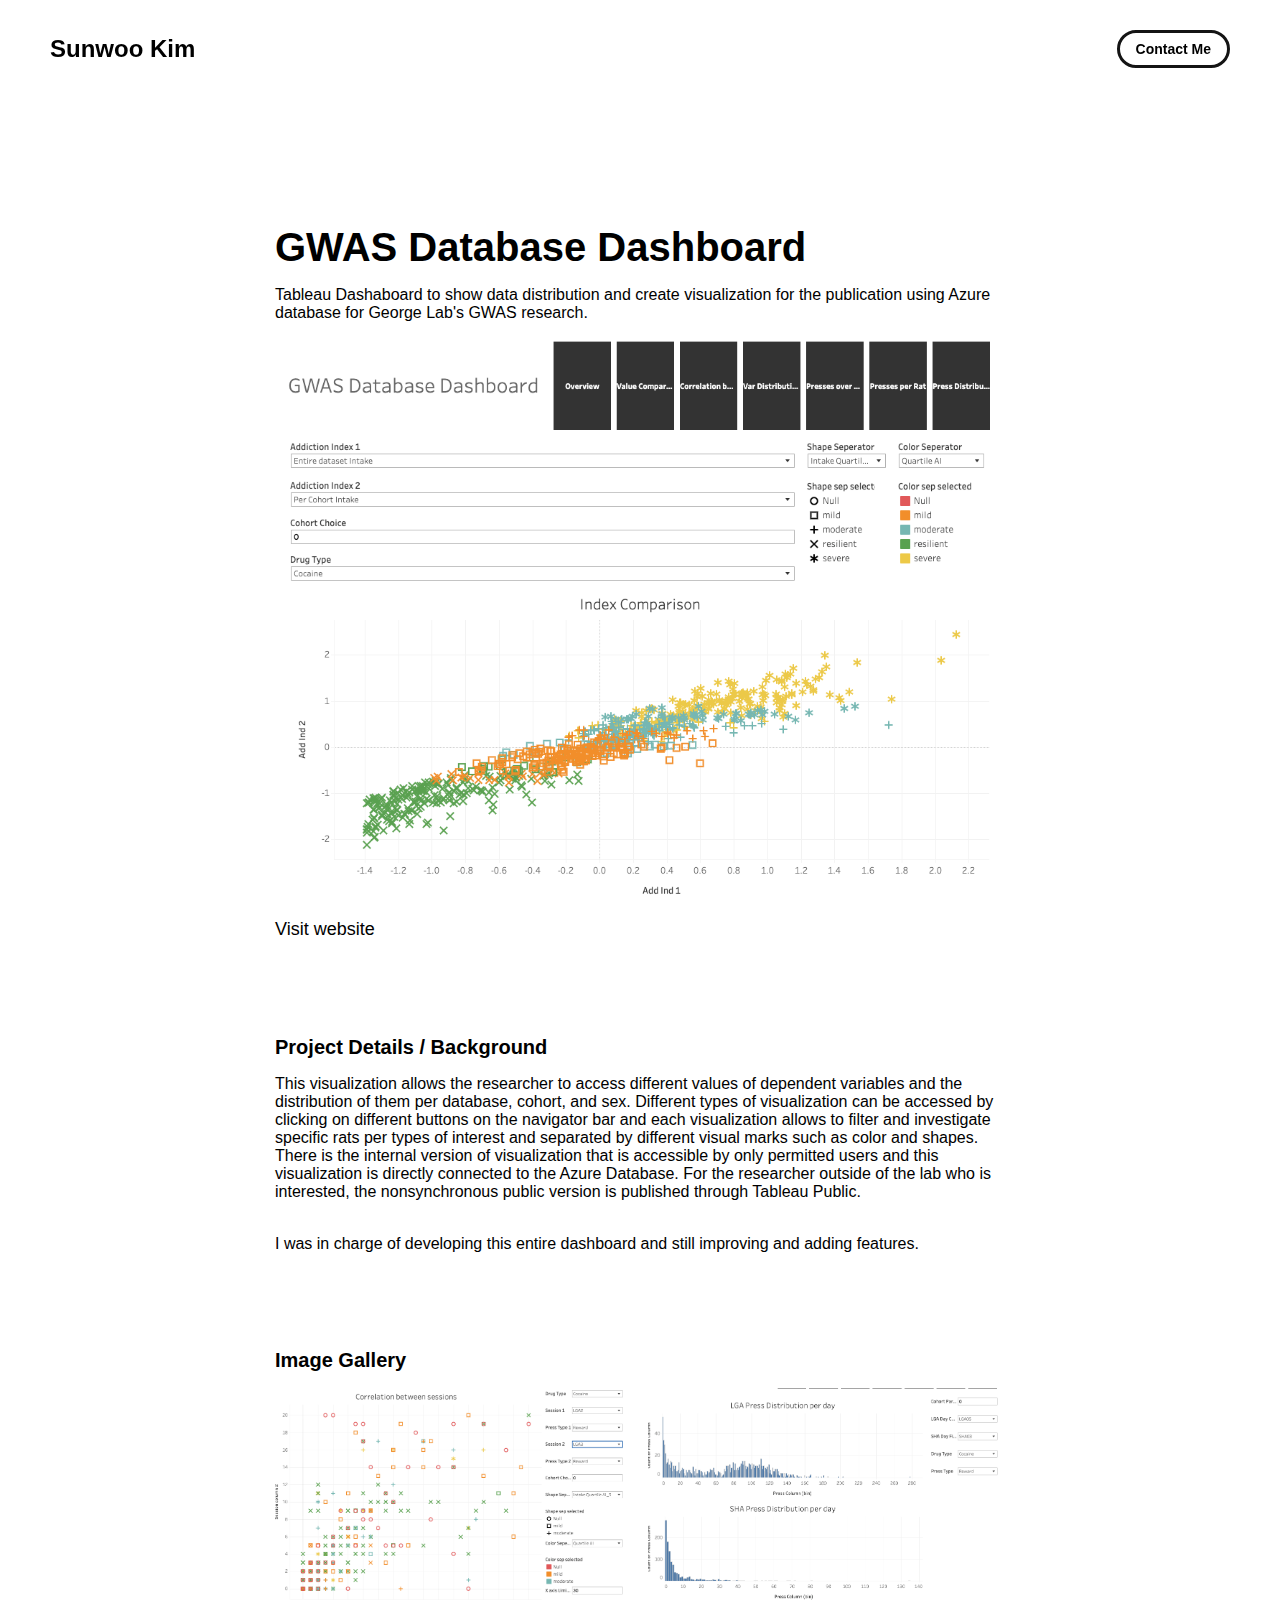
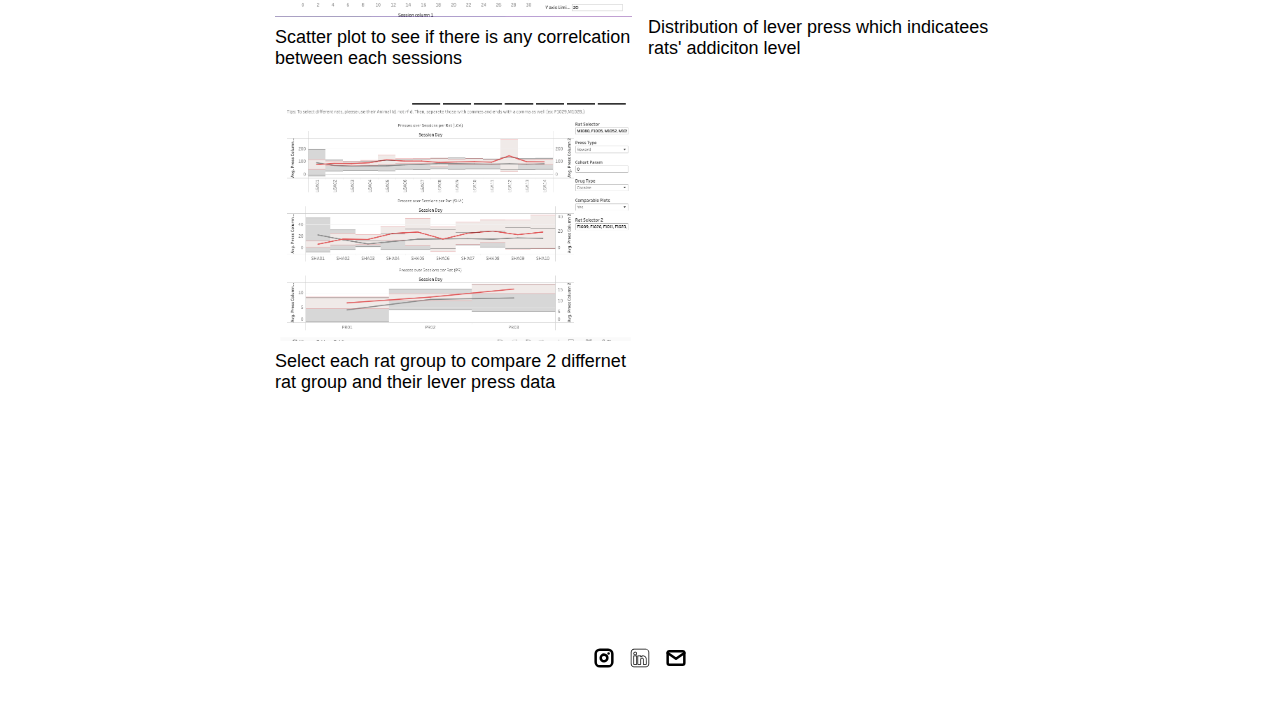
<file: project-pages/dashboard_proj.html>
<!-- 
  IMPORTANT! 
  
  Keep this file unchanged to use as a template for all future project pages. 

  For every new project you add to your portfolio, make a copy of this file in the
  'project-pages' folder with a name related to the project.
-->


<!DOCTYPE html>
<html lang="en">
	<head>
		<meta charset="utf-8">
     <link rel="icon" href="../assets/icons/data-science.png" />
     <title>Sunwoo Kim's portfolio</title>
     <meta name="description" content="Sunwoo's personal porfolio">
     <meta name="viewport" content="width=device-width, initial-scale=1" />
 
     <link rel="stylesheet" href="../css/layout.css">
     <link rel="stylesheet" href="../css/typography.css">
     <link rel="stylesheet" href="../css/utilities.css">

		<script defer src="../js/script.js"></script>
	</head>
	<body>
    <div class="navbar">
      <a class="nav-title-link" href="../index.html">
        <span class="nav-title">Sunwoo Kim</span>
        <a class="button" href="mailto:sunwoo604@gmail.com">
          <span class="button-text">Contact Me</span>
        </a>
      </a>
    </div>

    <div id="main-content">

      <div id="project-header">
        <div class="main-title">GWAS Database Dashboard</div>
        <div class="body-text">Tableau Dashaboard to show data distribution and create visualization for the publication using Azure database for George Lab's GWAS research.</div>
        <image class="project-header-image" src="../assets/images/dashboard.png">
          <a class="no-underline" target="_blank" href="https://public.tableau.com/app/profile/sunwoo.kim1101/viz/GWASDatabaseDashboardPublic/Overview">
            <span class="image-caption">Visit website</span>
          </a>
      </div>
      <div id="project-details">
        <div class="subheader-text">Project Details / Background</div>
        <div class="project-details-content">
          <div class="body-text">This visualization allows the researcher to access different values of dependent variables and the distribution of them per database, cohort, and sex. Different types of visualization can be accessed by clicking on different buttons on the navigator bar and each visualization allows to filter and investigate specific rats per types of interest and separated by different visual marks such as color and shapes. There is the internal version of visualization that is accessible by only permitted users and this visualization is directly connected to the Azure Database. For the researcher outside of the lab who is interested, the nonsynchronous public version is published through Tableau Public.</div>
          <div class="body-text">I was in charge of developing this entire dashboard and still improving and adding features.</div>
        </div>
      </div>

      <div id="project-gallery">
        <div class="subheader-text">Image Gallery</div>
        <div class="project-gallery-content">
            
            <div class="gallery-image-container half-width">
              <img src="../assets/images/val_cor.png" class="gallery-image">
              <span class="image-caption">Scatter plot to see if there is any correlcation between each sessions</span>
            </div>

            <div class="gallery-image-container half-width">
              <img src="../assets/images/press_dist.png" class="gallery-image">
              <span class="image-caption">Distribution of lever press which indicatees rats' addiciton level</span>
            </div>

            <div class="gallery-image-container half-width">
              <img src="../assets/images/rat_group.png" class="gallery-image">
              <span class="image-caption">Select each rat group to compare 2 differnet rat group and their lever press data</span>
            </div>
        </div>
      </div>
    </div>

    <!-- FOOTER -->
    <div id="footer">
      <!-- 
        TODO - Change href to your Instagram account (can also delete entire "a" element if no Instagram) 

        This should be the same across all pages.
      -->
      <a class="icon-link" target="_blank" href="https://www.instagram.com/sunwookim.01/">
        <image src="../assets/icons/instagram.svg" class="footer-icon"/>
      </a>
      <!-- 
        TODO - Change href to your Twitter account (can also delete entire "a" element if no Twitter) 
      
        This should be the same across all pages.
      -->
      <a class="icon-link" target="_blank" href="https://www.linkedin.com/in/sunwoo-kim-70141723b/">
        <image src="../assets/icons/linkedin.svg" class="footer-icon"/>
      </a>
      <!-- 
        TODO - Change the email after "mailto" to your contact email 
      
        This should be the same across all pages.
      -->
      <a class="icon-link" href="mailto:sunwoo604@gmail.com">
        <image src="../assets/icons/mail.svg" class="footer-icon"/>
      </a>
    </div>

	</body>
</html>
</file>
<file: css/layout.css>
* {
  box-sizing: border-box;
}

html {
  text-size-adjust: none;
  -webkit-text-size-adjust: none;
  -moz-text-size-adjust: none;
  -ms-text-size-adjust: none;
}

body {
  margin: 0;
  -webkit-font-smoothing: antialiased;
  -moz-osx-font-smoothing: grayscale;
}




/* Main Page Layout */

#main-content {
  margin: 225px 425px;
  display: flex;
  flex-direction: column;
  gap: 96px;
}




/* Portfolio Header */

#portfolio-header {
  display: flex;
  gap: 20px;
  align-items: center;
}

#portfolio-header-image-container {
  display: flex;
  flex-direction: column;
  gap: 10px;
  flex-basis: 50%;
}

.portfolio-header-image {
  width: 100%;
  height: auto;
}

#portfolio-header-text-container {
  display: flex;
  flex-direction: column;
  gap: 34px;
  flex-basis: 50%;
}




/* About Section */

#about-section {
  display: flex;
  flex-direction: column;
  gap: 16px;
}

.about-section-content {
  display: flex;
  flex-direction: column;
  gap: 34px;
}




/* Project Section */

#my-work-section {
  display: flex;
  flex-direction: column;
  gap: 16px;
}

.projects-container {
  display: flex;
  gap: 34px 16px;
  flex-wrap: wrap;
}

    /* Project Cards */

    .project-card {
      max-width: calc((100% - 32px) / 3);
      display: flex;
      flex-direction: column;
      gap: 34px;
    }

    .project-card-text-container {
      flex-direction: column;
      display: flex;
      gap: 16px
    }

    .project-image {
      width: 100%;
      height: 200px;
      object-fit: cover;
      object-position: center;
    }




/* Project Pages */

#project-header {
  display: flex;
  flex-direction: column;
  gap: 16px;
}

.project-header-image {
  width: 100%;
  height: auto;
}

#project-details {
  display: flex;
  flex-direction: column;
  gap: 16px;
}

.project-details-content {
  display: flex;
  flex-direction: column;
  gap: 34px;
}

    /* Project Gallery */

    #project-gallery {
      display: flex;
      flex-direction: column;
      gap: 16px;
    }

    .project-gallery-content {
      display: flex;
      flex-wrap: wrap;
      gap: 34px 16px;
    }

    .gallery-image-container {
      width: 100%;
      display: flex;
      flex-direction: column;
      gap: 10px;
    }

    .gallery-image-container.half-width {
      width: calc((100% - 16px) / 2);
    }

    .gallery-image {
      width: 100%;
      height: auto;
    }


/* Extra Extra large devices (large laptops and desktops, 1200px and below) */
@media only screen and (max-width: 1600px) {
  #main-content {
    margin: 225px 275px;
  }
}

/* Extra large devices (large laptops and desktops, 1200px and below) */
@media only screen and (max-width: 1200px) {
  #main-content {
    margin: 225px 175px;
  }
}

/* Large devices (laptops/desktops, 1000px and below) */
@media only screen and (max-width: 1000px) {
  #main-content {
    margin: 225px 75px;
  }
}

/* Small devices (portrait tablets and large phones, 800px and below) */
@media only screen and (max-width: 800px) {
  #main-content {
    margin: 150px 50px;
  }

  #portfolio-header {
    flex-direction: column;
  }

  .project-card {
    max-width: calc((100% - 16px) / 2);
  }
}

/* Small devices (portrait tablets and large phones, 600px and below) */
@media only screen and (max-width: 600px) {
  #main-content {
    margin: 125px 20px;
  }

  .project-card {
    max-width: 100%;
  }
}
</file>
<file: css/typography.css>
body {
  font-family: "Helvetica Neue", Helvetica, Arial, sans-serif;
}

.nav-title {
  font-weight: 700;
  font-size: 24px;
}

.button-text {
  font-size: 14px;
  font-weight: 700;
}

.image-caption {
  font-size: 18px;
  font-weight: 500;
}

.main-title {
  font-size: 40px;
  font-weight: 700;
}

.subheader-text {
  font-size: 20px;
  font-weight: 700;
}

.body-text {
  font-size: 16px;
  font-weight: 500;
}

.project-card-text {
  overflow: hidden;
  text-overflow: ellipsis;
  display: -webkit-box;
  -webkit-line-clamp: 4;
  -webkit-box-orient: vertical;
}

.project-title {
  overflow: hidden;
  text-overflow: ellipsis;
  display: -webkit-box;
  -webkit-line-clamp: 1;
  -webkit-box-orient: vertical;
}
</file>
<file: css/utilities.css>
/* Icons */

.right-arrow-icon {
  width: 16px;
  height: 16px;
  margin-top: 1px;
}

.footer-icon {
  width: 20px;
  height: 20px;
}

a.icon-link {
  transition: transform 200ms ease-in-out;
}

a.icon-link:hover {
  cursor: pointer;
  stroke-width: 5;
  margin: 0;
  transform: rotate(15deg);
}


/* Navbar Styling */

.navbar {
  width: 100%;
  padding: 30px 50px;
  display: flex;
  justify-content: space-between;
  align-items: center;
  position: fixed;
  top: 0;
  left: 0;
}

.nav-title-link {
  color: black;
  text-decoration: none;
}

.nav-title-link:hover {
  text-decoration: underline;
}

/* Small devices (portrait tablets and large phones, 800px and below) */
@media only screen and (max-width: 800px) {
  .navbar {
    padding: 20px 20px;
    background-color: white
  }
}


/* Button Styling */

a.button {
  padding: 8px 16px;
  border: 3px solid #141414;
  border-radius: 50px;
  color: black;
  text-decoration: none;
  width: fit-content;
  display: flex;
  gap: 5px;
  align-items: center;
}

a.button:hover {
  text-decoration: underline;
  text-decoration-thickness: 2px;
  cursor: pointer;
}


/* Footer Styling */

#footer {
  width: 100%;
  display: flex;
  padding: 30px 50px;
  justify-content: center;
  align-items: center;
  gap: 16px;
}

/* Link Styling */
a.no-underline {
  text-decoration: none;
  color: black
}

a.no-underline:hover {
  text-decoration: underline;
  cursor: pointer;
}

/* Small devices (portrait tablets and large phones, 800px and below) */
@media only screen and (max-width: 800px) {
  #footer {
    padding: 20px 20px;
  }
}
</file>
